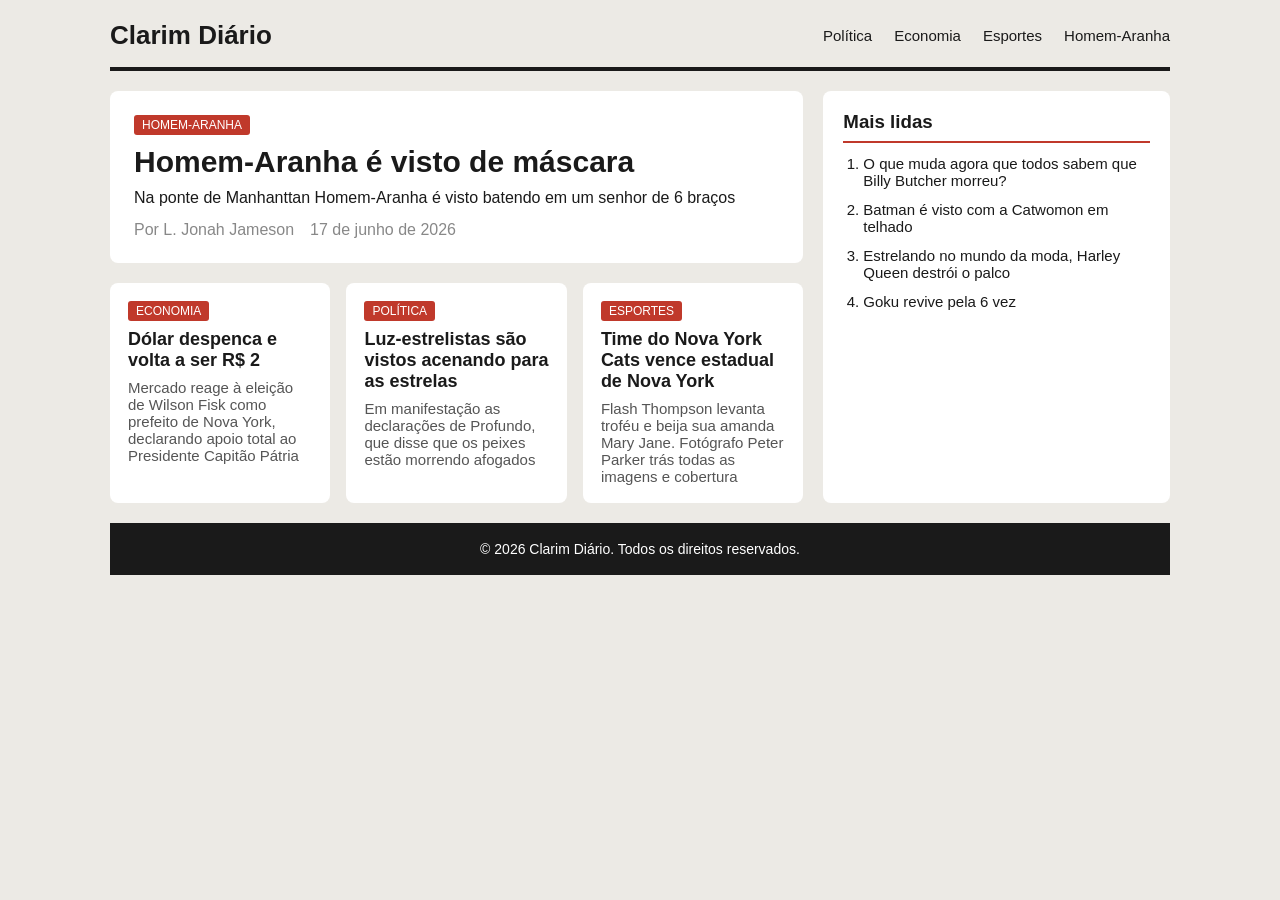
<file: index.html>
<!doctype html>
<html lang="pt-br">
  <head>
    <meta charset="UTF-8" />
    <meta name="viewport" content="width=device-width, initial-scale=1.0" />
    <title>Clarim Diário</title>
    <link rel="stylesheet" href="estilos.css" />
  </head>
  <body>
    <header class="cabecalho">
      <div class="logo">Clarim Diário</div>
      <nav class="navegacao">
        <a href="#">Política</a>
        <a href="#">Economia</a>
        <a href="#">Esportes</a>
        <a href="#">Homem-Aranha</a>
      </nav>
    </header>
    <main class="principal">
      <article class="destaque">
        <span class="categoria">Homem-Aranha</span>
        <h1>Homem-Aranha é visto de máscara</h1>
        <p>
          Na ponte de Manhanttan Homem-Aranha é visto batendo em um senhor de 6
          braços
        </p>
        <div class="meta">
          <span>Por L. Jonah Jameson</span>
          <span>17 de junho de 2026</span>
        </div>
      </article>
      <section class="grade-noticias">
        <article class="cartao">
          <span class="categoria">Economia</span>
          <h2>Dólar despenca e volta a ser R$ 2</h2>
          <p>
            Mercado reage à eleição de Wilson Fisk como prefeito de Nova York,
            declarando apoio total ao Presidente Capitão Pátria
          </p>
        </article>

        <article class="cartao">
          <span class="categoria">Política</span>
          <h2>Luz-estrelistas são vistos acenando para as estrelas</h2>
          <p>
            Em manifestação as declarações de Profundo, que disse que os peixes
            estão morrendo afogados
          </p>
        </article>

        <article class="cartao">
          <span class="categoria">Esportes</span>
          <h2>Time do Nova York Cats vence estadual de Nova York</h2>
          <p>
            Flash Thompson levanta troféu e beija sua amanda Mary Jane.
            Fotógrafo Peter Parker trás todas as imagens e cobertura
          </p>
        </article>
      </section>
    </main>
    <aside class="menu-lateral">
        <h3>Mais lidas</h3>
        <ol>
            <li>O que muda agora que todos sabem que Billy Butcher morreu?</li>
            <li>Batman é visto com a Catwomon em telhado</li>
            <li>Estrelando no mundo da moda, Harley Queen destrói o palco</li>
            <li>Goku revive pela 6 vez</li>
        </ol>
    </aside>
    <footer class="rodape">
        <p>&copy 2026 Clarim Diário. Todos os direitos reservados.</p>
    </footer>
  </body>
</html>
</file>
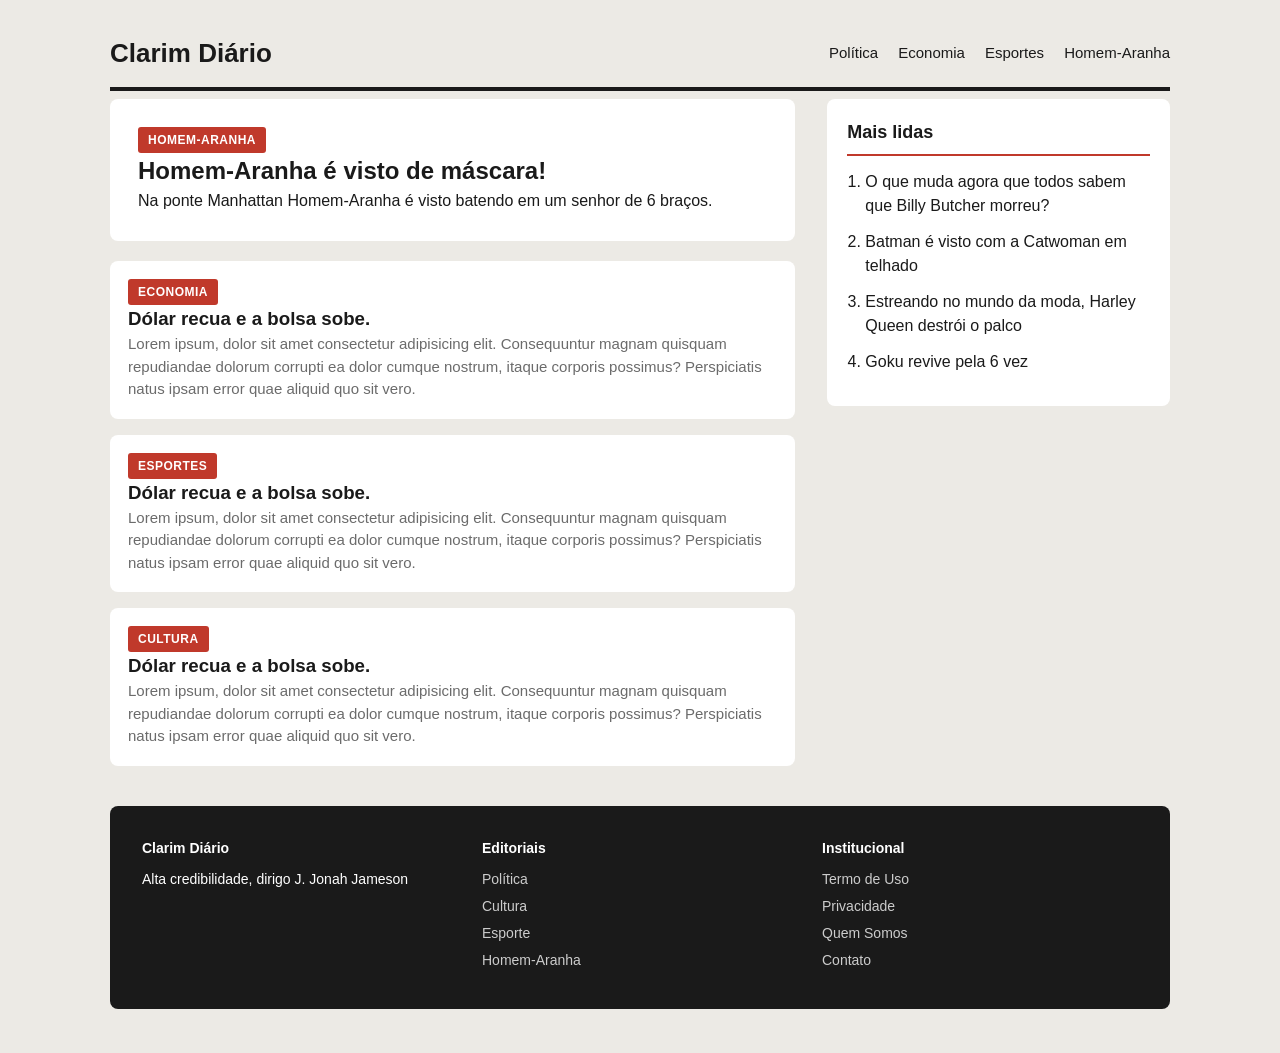
<file: pages/index.html>
<!doctype html>
<html lang="pt-br">
  <head>
    <meta charset="UTF-8" />
    <meta name="viewport" content="width=device-width, initial-scale=1.0" />
    <title>Clarim Diário</title>
    <link rel="stylesheet" href="../css/main.css" defer/>
    <script src="../js/components/site-header.js" defer></script>
    <script src="../js/components/site-footer.js" defer></script>
    <script src="../js/components/news-card.js" defer></script>
  </head>
  <body>
    <site-header></site-header>
     <div class="conteudo">
    <main class="principal">
        <article class="cartao card--destaque">
          <span class="categoria">Homem-Aranha</span>
          <h1 class="card__titulo">Homem-Aranha é visto de máscara!</h1>
          <p class="card__resumo">
            Na ponte Manhattan Homem-Aranha é visto batendo em um senhor de 6
            braços.
          </p>
        </article>

        <section class="grade-noticias">
          <news-card
            categoria="Economia"
            titulo="Dólar recua e a bolsa sobe."
            resumo="Lorem ipsum, dolor sit amet consectetur adipisicing elit. Consequuntur magnam quisquam repudiandae dolorum corrupti ea dolor cumque nostrum, itaque corporis possimus? Perspiciatis natus ipsam error quae aliquid quo sit vero."
          ></news-card>

          <news-card
            categoria="Esportes"
            titulo="Dólar recua e a bolsa sobe."
            resumo="Lorem ipsum, dolor sit amet consectetur adipisicing elit. Consequuntur magnam quisquam repudiandae dolorum corrupti ea dolor cumque nostrum, itaque corporis possimus? Perspiciatis natus ipsam error quae aliquid quo sit vero."
          ></news-card>

          <news-card
            categoria="Cultura"
            titulo="Dólar recua e a bolsa sobe."
            resumo="Lorem ipsum, dolor sit amet consectetur adipisicing elit. Consequuntur magnam quisquam repudiandae dolorum corrupti ea dolor cumque nostrum, itaque corporis possimus? Perspiciatis natus ipsam error quae aliquid quo sit vero."
          ></news-card>
        </section>
      </main>

      <aside class="menu-lateral">
        <div class="caixa">
          <h3>Mais lidas</h3>
          <ol>
            <li>O que muda agora que todos sabem que Billy Butcher morreu?</li>
            <li>Batman é visto com a Catwoman em telhado</li>
            <li>Estreando no mundo da moda, Harley Queen destrói o palco</li>
            <li>Goku revive pela 6 vez</li>
          </ol>
        </div>
      </aside>
    </div>
   
    <site-footer></site-footer>
  </body>
</html>
</file>
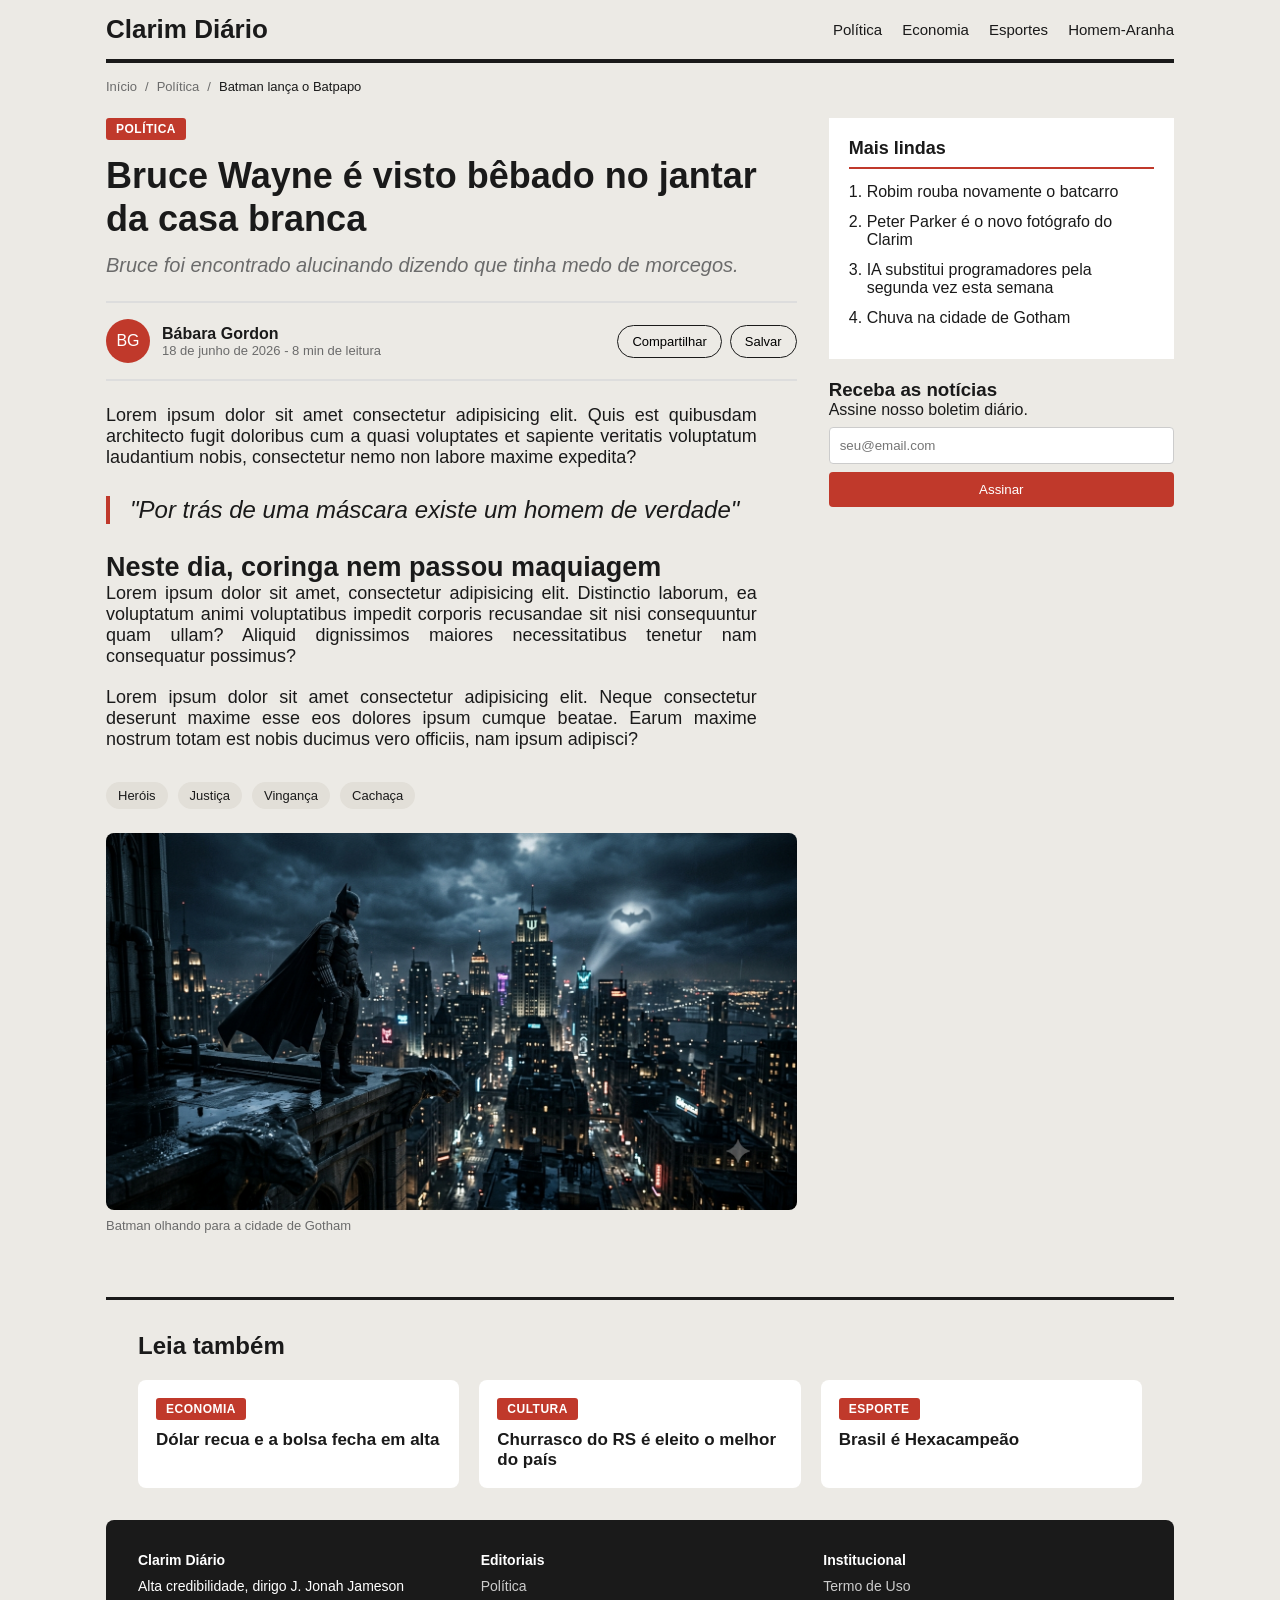
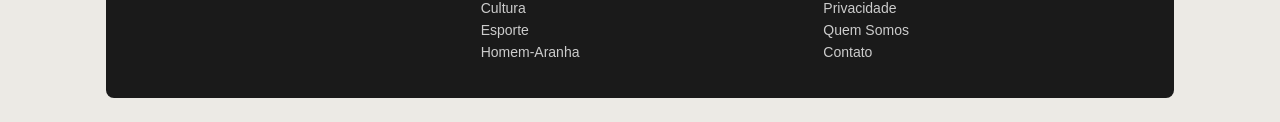
<file: materia.html>
<!doctype html>
<html lang="pt-BR">
  <head>
    <meta charset="UTF-8" />
    <meta name="viewport" content="width=device-width, initial-scale=1.0" />
    <title>Reforma é aprovada - Clarim Diário</title>
    <link rel="stylesheet" href="materia.css" />
  </head>
  <body>

    <header class="cabecalho">
        <a href="index.html" class="logo">Clarim Diário</a>
        <nav class="navegacao">
            <a href="#">Política</a>
            <a href="#">Economia</a>
            <a href="#">Esportes</a>
            <a href="#">Homem-Aranha</a>
        </nav>
    </header>

    <nav class="trilha">
        <a href="index.html">Início</a>
        <span>/</span>
        <a href="index.html">Política</a>
        <span>/</span>
        <span class="atual">Batman lança o Batpapo</span>

    </nav>

    <div class="conteudo">
      <article class="materia">
        <span class="categoria">Política</span>
        <h1>Bruce Wayne é visto bêbado no jantar da casa branca</h1>
        <p class="linha-fina">Bruce foi encontrado alucinando dizendo que tinha medo de morcegos.</p>
        <div class="autor">
            <div class="avatar">BG</div>
            <div>
                <strong>Bábara Gordon</strong>
                <span class="data">18 de junho de 2026 - 8 min de leitura</span>
            </div>
            <div class="compartilhar">
                <button>Compartilhar</button>
                <button>Salvar</button>
            </div>
        </div>

        <div class="texto">
            <p>
                Lorem ipsum dolor sit amet consectetur adipisicing elit. Quis est quibusdam architecto fugit doloribus cum a quasi voluptates et sapiente veritatis voluptatum laudantium nobis, consectetur nemo non labore maxime expedita?
            </p>
            <blockquote>"Por trás de uma máscara existe um homem de verdade"</blockquote>
            <h2>Neste dia, coringa nem passou maquiagem</h2>
            <p>Lorem ipsum dolor sit amet, consectetur adipisicing elit. Distinctio laborum, ea voluptatum animi voluptatibus impedit corporis recusandae sit nisi consequuntur quam ullam? Aliquid dignissimos maiores necessitatibus tenetur nam consequatur possimus?</p>

            <p>Lorem ipsum dolor sit amet consectetur adipisicing elit. Neque consectetur deserunt maxime esse eos dolores ipsum cumque beatae. Earum maxime nostrum totam est nobis ducimus vero officiis, nam ipsum adipisci?</p>
        </div>

        <div class="tags">
        <a href="#">Heróis</a>
        <a href="#">Justiça</a>
        <a href="#">Vingança</a>
        <a href="#">Cachaça</a>
      </div>
      
      <figure class="imagem-destaque">
        <img src="batman.png" alt="batman no alto do prédio">
        <figcaption>Batman olhando para a cidade de Gotham</figcaption>
      </figure>
      </article>
      
      <aside class="menu-lateral">
        <div class="caixa">
            <h3>Mais lindas</h3>
            <ol>
                <li>Robim rouba novamente o batcarro</li>
                <li>Peter Parker é o novo fotógrafo do Clarim</li>
                <li>IA substitui programadores pela segunda vez esta semana</li>
                <li>Chuva na cidade de Gotham</li>
            </ol>
        </div>
        <div class="newsletter">
            <h3>Receba as notícias</h3>
            <p>Assine nosso boletim diário.</p>
            <input type="email" placeholder="seu@email.com">
            <button>Assinar</button>
        </div>
      </aside>
    </div>
    <section class="relacionados">
        <h2>Leia também</h2>
        <div class="grade">
            <article class="cartao">
                <span class="categoria">Economia</span>
                <h3>Dólar recua e a bolsa fecha em alta</h3>
            </article>

            <article class="cartao">
                <span class="categoria">Cultura</span>
                <h3>Churrasco do RS é eleito o melhor do país</h3>
            </article>

            <article class="cartao">
                <span class="categoria">Esporte</span>
                <h3>Brasil é Hexacampeão</h3>
            </article>
            
        </div>
    </section>
    <footer class="rodape">
        <div class="coluna">
            <h4><strong>Clarim Diário</strong></h4>
            <p>Alta credibilidade, dirigo J. Jonah Jameson</p>
        </div>
        <div class="coluna">
            <h4>Editoriais</h4>
            <a href="#">Política</a>
            <a href="#">Cultura</a>
            <a href="#">Esporte</a>
            <a href="#">Homem-Aranha</a>
        </div>
        <div class="coluna">
            <h4>Institucional</h4>
            <a href="#"> Termo de Uso</a>
            <a href="#">Privacidade</a>
            <a href="#">Quem Somos</a>
            <a href="#">Contato</a>
        </div>
    </footer>
  </body>
</html>
</file>
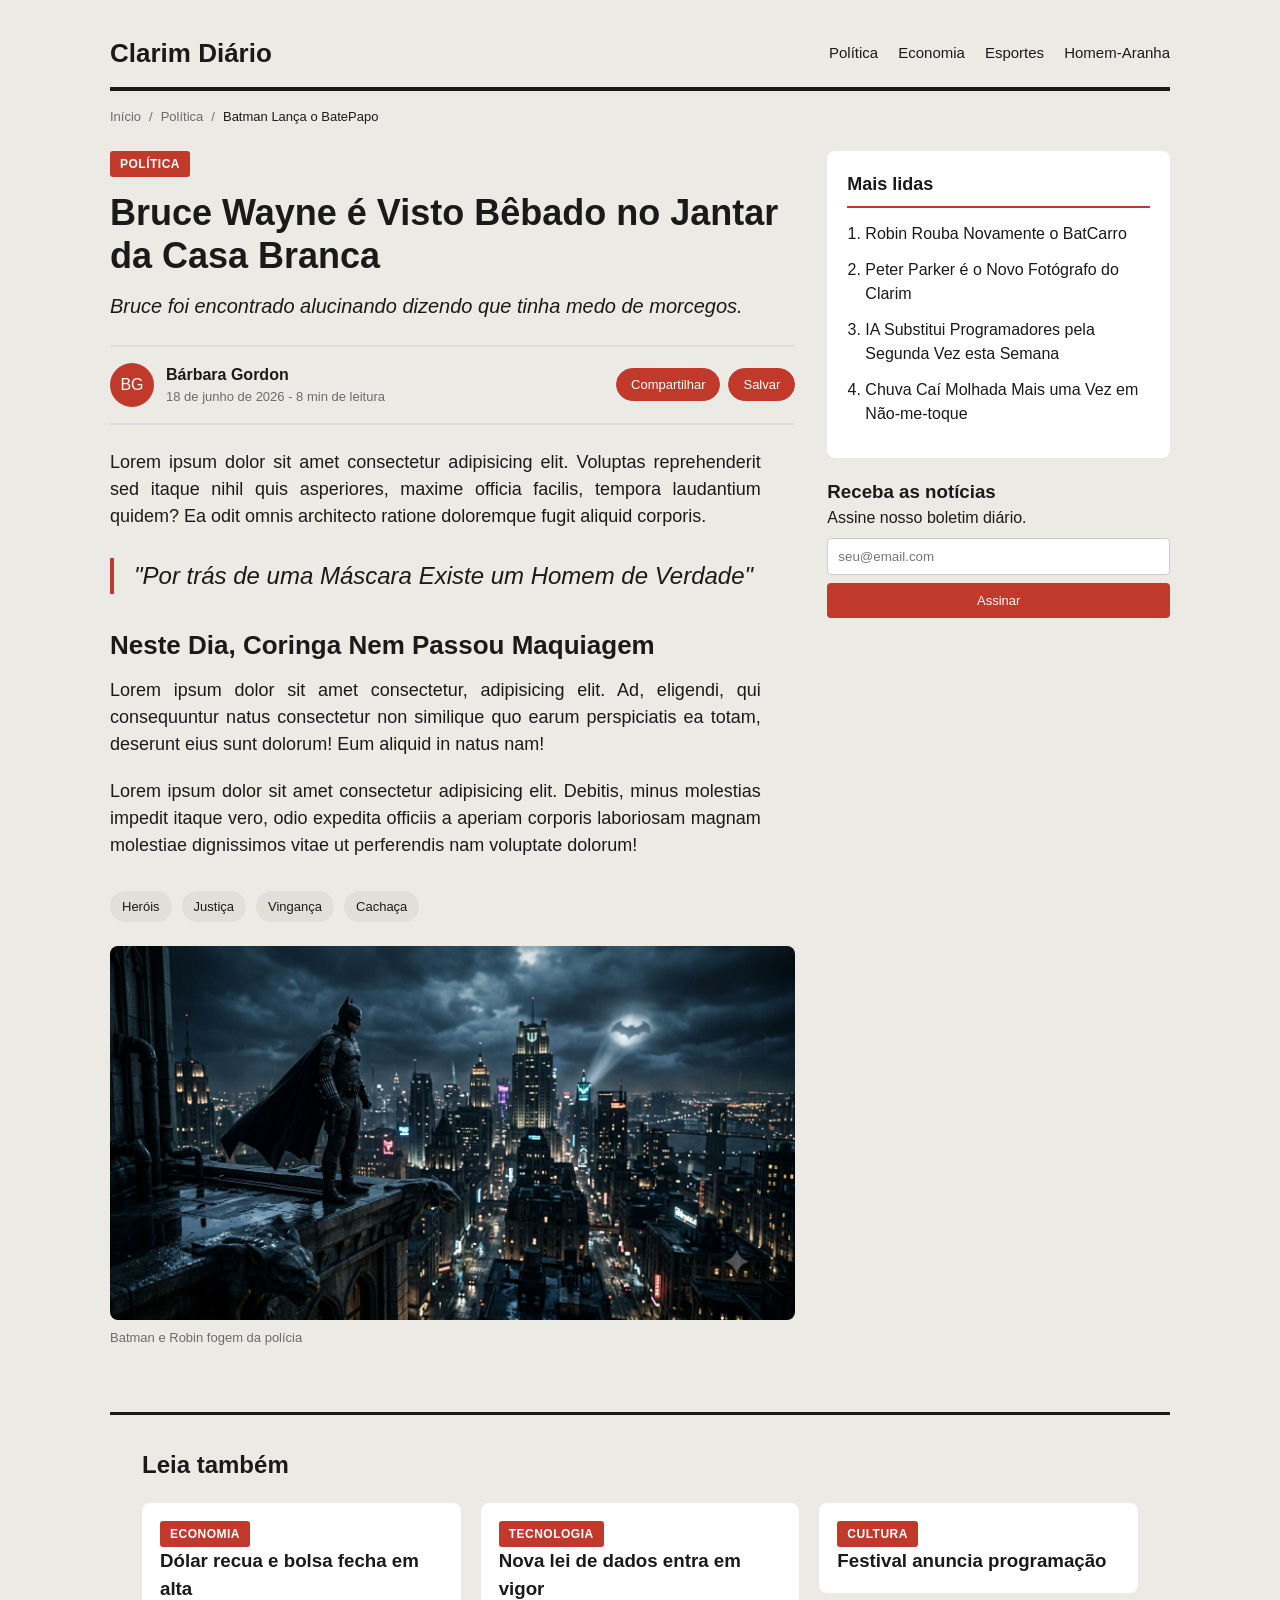
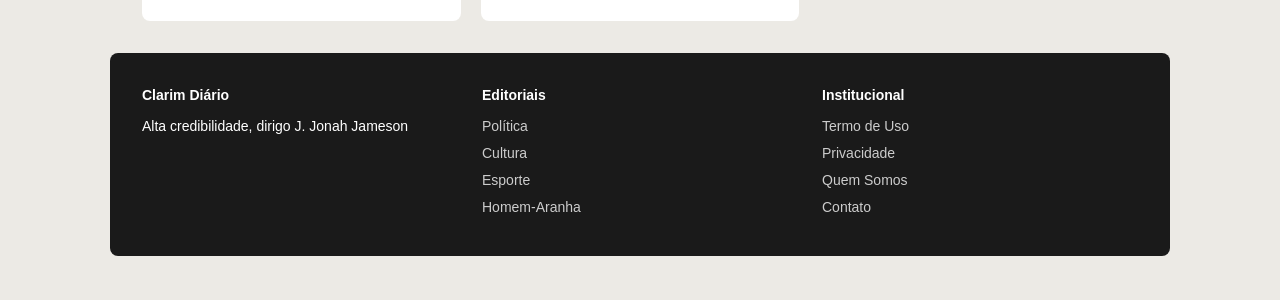
<file: pages/materia.html>
<!doctype html>
<html lang="pt-BR">
  <head>
    <meta charset="UTF-8" />
    <meta name="viewport" content="width=device-width, initial-scale=1.0" />
    <title>Batman lança o Batpapo - Clarim Diário</title>
    <link rel="stylesheet" href="../css/main.css" />
    <script src="../js/components/site-header.js"></script>
    <script src="../js/components/news-card.js"></script>
    <script src="../js/components/site-footer.js"></script>
  </head>
  <body>
    <site-header></site-header>

    <nav class="trilha">
      <a href="index.html">Início</a>
      <span>/</span>
      <a href="#">Política</a>
      <span>/</span>
      <span class="atual">Batman Lança o BatePapo</span>
    </nav>

    <div class="conteudo">
      <article class="materia">
        <span class="categoria">Política</span>
        <h1>Bruce Wayne é Visto Bêbado no Jantar da Casa Branca</h1>
        <p class="linha-fina">
          Bruce foi encontrado alucinando dizendo que tinha medo de morcegos.
        </p>

        <div class="autor">
          <div class="avatar">BG</div>
          <div>
            <strong>Bárbara Gordon</strong>
            <span class="data">18 de junho de 2026 - 8 min de leitura</span>
          </div>
          <div class="compartilhar">
            <button class="btn btn--primary">Compartilhar</button>
            <button class="btn btn--primary">Salvar</button>
          </div>
        </div>

        <div class="texto">
          <p>
            Lorem ipsum dolor sit amet consectetur adipisicing elit. Voluptas
            reprehenderit sed itaque nihil quis asperiores, maxime officia
            facilis, tempora laudantium quidem? Ea odit omnis architecto ratione
            doloremque fugit aliquid corporis.
          </p>

          <blockquote>
            "Por trás de uma Máscara Existe um Homem de Verdade"
          </blockquote>

          <h2>Neste Dia, Coringa Nem Passou Maquiagem</h2>

          <p>
            Lorem ipsum dolor sit amet consectetur, adipisicing elit. Ad,
            eligendi, qui consequuntur natus consectetur non similique quo earum
            perspiciatis ea totam, deserunt eius sunt dolorum! Eum aliquid in
            natus nam!
          </p>

          <p>
            Lorem ipsum dolor sit amet consectetur adipisicing elit. Debitis,
            minus molestias impedit itaque vero, odio expedita officiis a
            aperiam corporis laboriosam magnam molestiae dignissimos vitae ut
            perferendis nam voluptate dolorum!
          </p>
        </div>
        <div class="tags tag">
          <a href="#" class="tag">Heróis</a>
          <a href="#" class="tag">Justiça</a>
          <a href="#" class="tag">Vingança</a>
          <a href="#" class="tag">Cachaça</a>
        </div>

        <figure class="imagem-destaque">
          <img
            src="../assets/batman.png"
            alt="Homens Fugindo Fantasiados"
          />

          <figcaption>Batman e Robin fogem da polícia</figcaption>
        </figure>
      </article>

      <aside class="menu-lateral">
        <div class="caixa">
          <h3>Mais lidas</h3>
          <ol>
            <li>Robin Rouba Novamente o BatCarro</li>
            <li>Peter Parker é o Novo Fotógrafo do Clarim</li>
            <li>IA Substitui Programadores pela Segunda Vez esta Semana</li>
            <li>Chuva Caí Molhada Mais uma Vez em Não-me-toque</li>
          </ol>
        </div>

        <div class="caixa-newsletter">
          <h3>Receba as notícias</h3>
          <p>Assine nosso boletim diário.</p>
          <input type="email" placeholder="seu@email.com" />
          <button class="btn btn--primary">Assinar</button>
        </div>
      </aside>
    </div>

    <section class="relacionados">
      <h2>Leia também</h2>
      <div class="grade">
        <news-card
          categoria="Economia"
          titulo="Dólar recua e bolsa fecha em alta"
        ></news-card>
        <news-card
          categoria="Tecnologia"
          titulo="Nova lei de dados entra em vigor"
        ></news-card>
        <news-card
          categoria="Cultura"
          titulo="Festival anuncia programação"
        ></news-card>
      </div>
    </section>
    <site-footer></site-footer>
  </body>
</html>
</file>
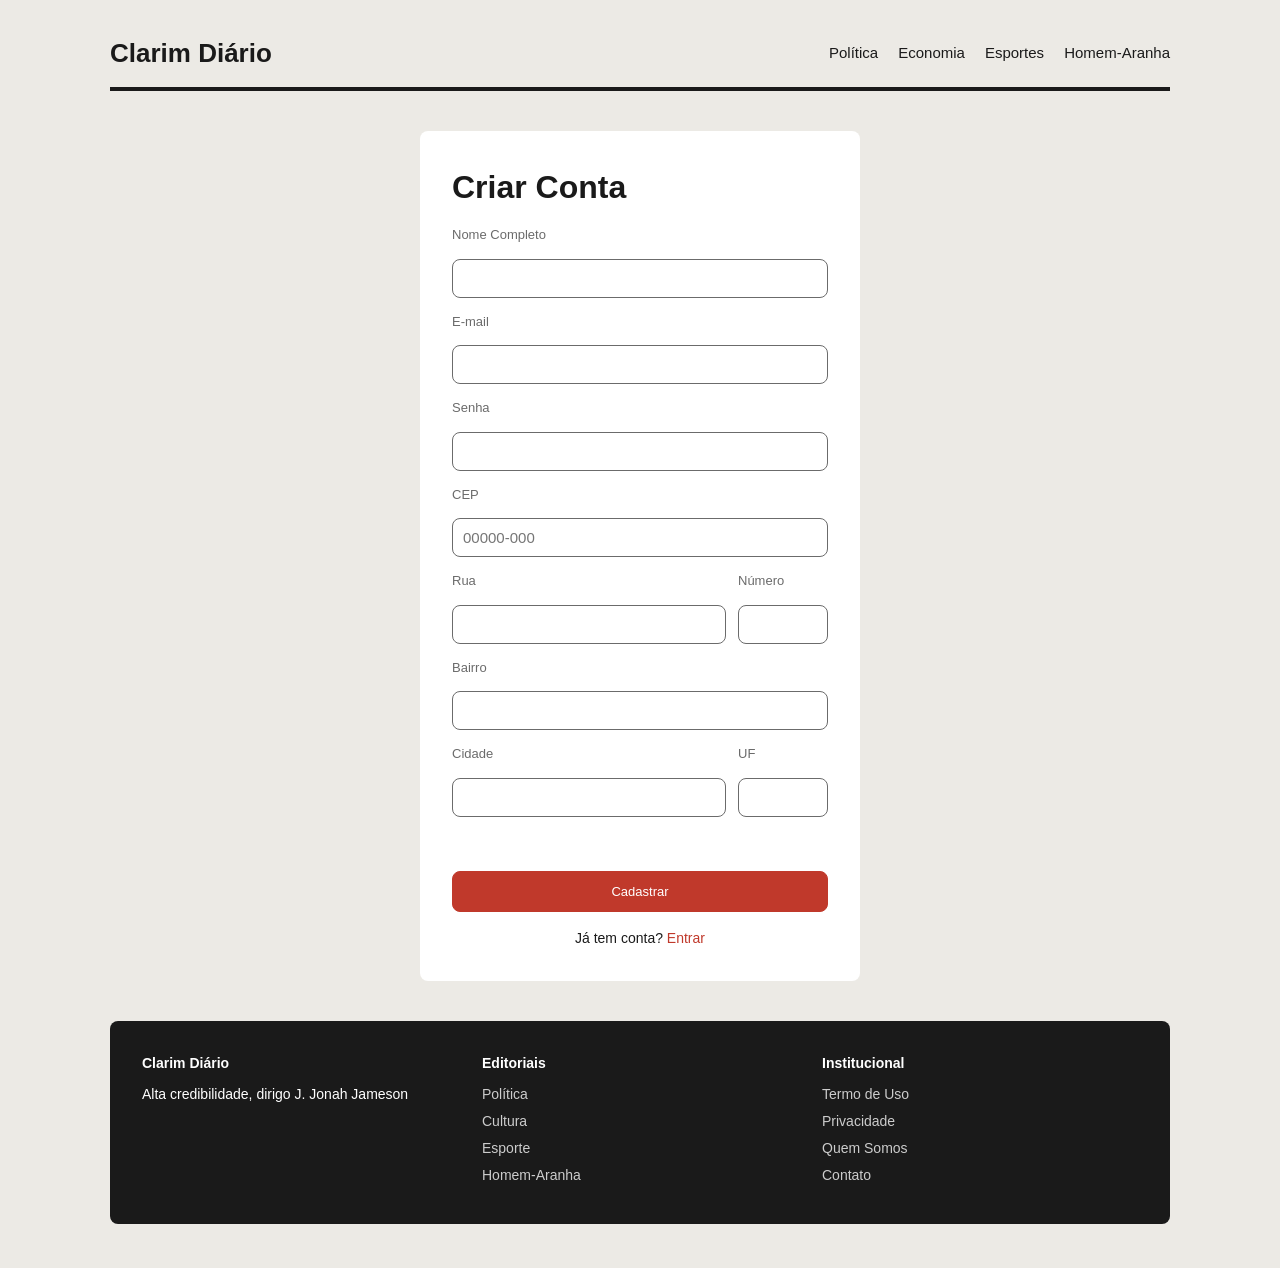
<file: js/pages/cadastro.html>
<!doctype html>
<html lang="pt-BR">
  <head>
    <meta charset="UTF-8" />
    <meta name="viewport" content="width=device-width, initial-scale=1.0" />
    <title>Cadastro - Clarim diário</title>
    <link rel="stylesheet" href="../../css/main.css" />
    <script src="/js/components/site-header.js" defer></script>
    <script src="/js/components/site-footer.js" defer></script>
    <script type="module" src="cadastro.js"></script>
  </head>
  <body>
    <site-header></site-header>
    <main class="auth">
      <form id="form-cadastro" class="formulario">
        <h1>Criar Conta</h1>
        <label for="nome">Nome Completo</label>
        <input type="text" id="nome" required />

        <label for="email">E-mail</label>
        <input type="email" id="email" required />

        <label for="senha">Senha</label>
        <input type="password" id="senha" required />

        <label for="cep">CEP</label>
        <input type="text" id="cep" placeholder="00000-000" />

        <div class="linha">
          <div class="campo-largo">
            <label for="logradouro">Rua</label>
            <input type="text" id="logradouro" />
          </div>

          <div class="campo-curto">
            <label for="numero">Número</label>
            <input type="text" id="numero" />
          </div>
        </div>

        <div class="campo-largo">
          <label for="bairro">Bairro</label>
          <input type="text" id="bairro" />
        </div>

        <div class="linha">
          <div class="campo-largo">
            <label for="cidade">Cidade</label>
            <input type="text" id="cidade" />
          </div>

          <div class="campo-curto">
            <label for="uf">UF</label>
            <input type="text" id="uf" maxlength="2" />
          </div>
        </div>

        <p id="aviso" class="aviso"></p>
        <button type="submit" class="btn btn--primary">Cadastrar</button>

        <p class="rodape-form">Já tem conta? <a href="login.html">Entrar</a></p>
      </form>
    </main>
    <site-footer></site-footer>
  </body>
</html>
</file>
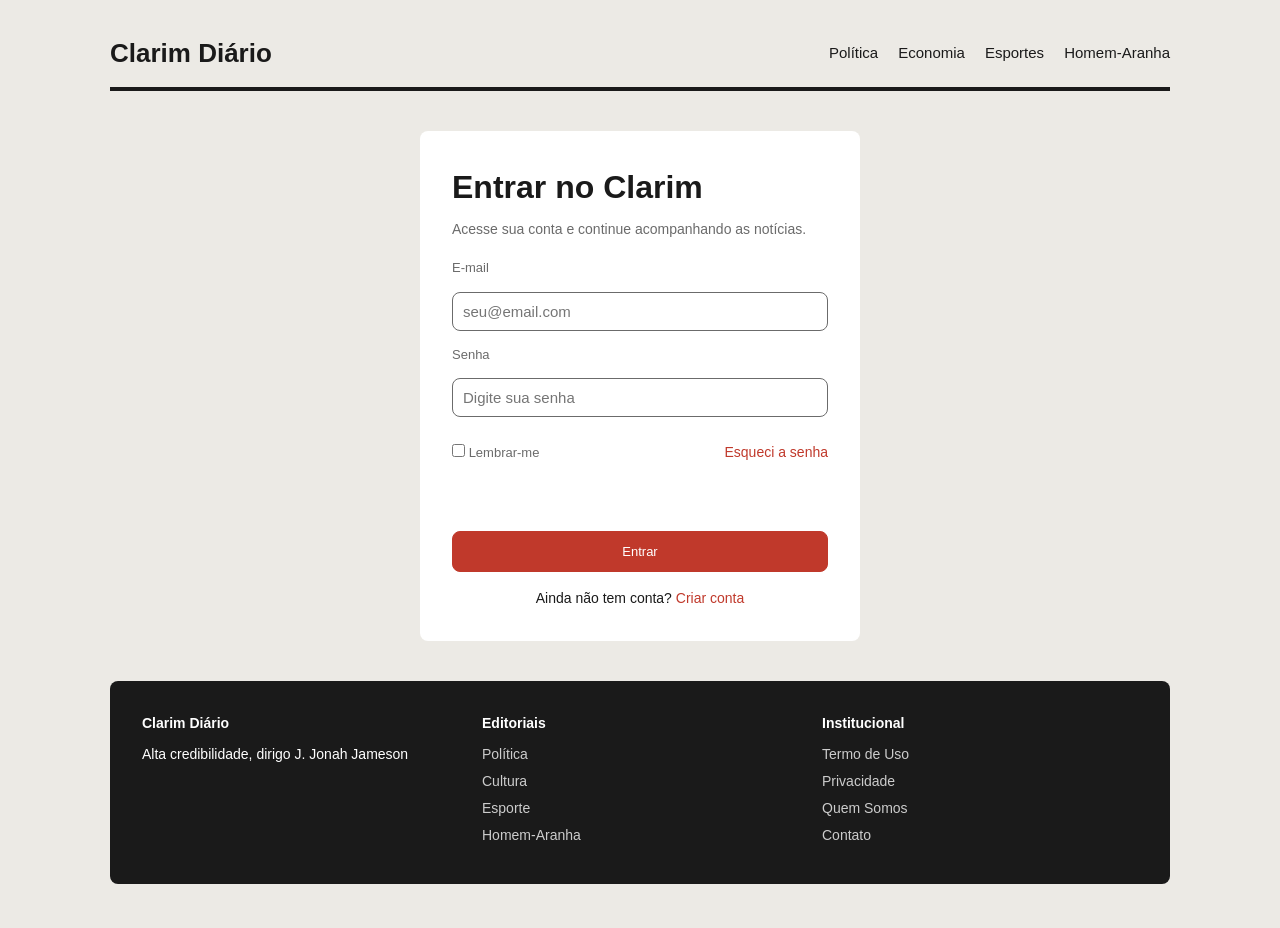
<file: js/pages/login.html>
<!doctype html>
<html lang="pt-BR">
  <head>
    <meta charset="UTF-8" />
    <meta name="viewport" content="width=device-width, initial-scale=1.0" />
    <title>Login - Clarim diário</title>
    <link rel="stylesheet" href="../../css/main.css" />
    <script src="/js/components/site-header.js" defer></script>
    <script src="/js/components/site-footer.js" defer></script>
    <script type="module" src="login.js"></script>
  </head>
  <body>
    <site-header></site-header>

    <main class="auth">
      <form id="form-login" class="formulario" novalidate>
        <h1>Entrar no Clarim</h1>
        <p class="subtitulo">
          Acesse sua conta e continue acompanhando as notícias.
        </p>

        <label for="email">E-mail</label>
        <input
          type="email"
          id="email"
          name="email"
          placeholder="seu@email.com"
          required
        />

        <label for="senha">Senha</label>
        <div class="campo-senha">
          <input
            type="password"
            id="senha"
            name="senha"
            placeholder="Digite sua senha"
            required
          />

          <!-- <button
            type="button"
            class="btn btn--ghost btn--icon"
            id="toggle-senha"
          >
            Mostrar
          </button> -->
        </div>

        <div class="linha linha--between">
          <label class="checkbox" for="lembrar">
            <input type="checkbox" id="lembrar" />
            <span>Lembrar-me</span>
          </label>

          <a class="link" href="#">Esqueci a senha</a>
        </div>

        <p id="aviso" class="aviso" role="status" aria-live="polite"></p>

        <button type="submit" class="btn btn--primary">Entrar</button>

        <p class="rodape-form">
          Ainda não tem conta?
          <a href="cadastro.html">Criar conta</a>
        </p>
      </form>
    </main>

    <site-footer></site-footer>
  </body>
</html>
</file>
<file: estilos.css>
* {
    margin: 0;
    box-sizing: border-box;
    padding: 0;
}

body {
    font-family: "Trebuchet MS", sans-serif;
    color: #1a1a1a;
    background-color: #eceae5;
    display: grid;
    grid-template-columns: 2fr 1fr;
    grid-template-areas:
    "cabecalho cabecalho"
    "principal menu-lateral"
    "rodape rodape";
    gap: 20px;
    max-width: 1100px;
    margin: 0 auto;
    padding: 20px;
}


.cabecalho {
    grid-area: cabecalho;
}

.principal{
    grid-area: principal;
}

.menu-lateral {
    grid-area: menu-lateral;
}
.rodape {
    grid-area: rodape;
}

.cabecalho {
    border-bottom: 4px solid #1a1a1a;
    display: flex;
    justify-content: space-between;
    align-items: center;
    padding-bottom: 16px;
}

.logo {
    font-size: 26px;
    font-weight: bold;
}

.navegacao {
    display: flex;
    gap: 22px;
}

.navegacao a {
    text-decoration: none;
    color: #1a1a1a;
    font-family: Arial, Helvetica, sans-serif;
    font-size: 15px;
}

.navegacao a:hover {
    color: #c0392b;
}

.destaque {
   background-color: #ffffff; 
   padding: 24px;
   border-radius: 8px;
}

.destaque h1 {
    font-size:30px;
    margin: 10px 0;
}

.resumo {
    color: #555;
    font-size: 17px;
}

.categoria {
    display: inline-block;
    background-color: #c0392b;
    color: #ffffff;
    font-family: Arial, Helvetica, sans-serif;
    font-size: 12px;
    text-transform: uppercase;
    padding: 3px 8px;
    border-radius: 3px;
}

.meta {
    display: flex;
    gap: 16px;
    margin-top: 14px;
    font-family: Arial, Helvetica, sans-serif;
    color: #888;
}

/* Grid de Notícias */


.grade-noticias {
    display: grid;
    grid-template-columns: repeat(auto-fit, minmax(220px, 1fr));
    gap: 16px;
    margin-top: 20px;
}

.cartao {
    background-color: #ffffff;
    padding: 18px;
    border-radius: 8px;
}

.cartao h2 {
    font-size: 18px;
    margin: 8px 0;
}

.cartao p {
    font-size: 15px;
    color: #555;
}

/* Barra lateral */

.menu-lateral {
    background-color: #ffffff;
    padding: 20px;
    border-radius: 8px;
}

.menu-lateral h3 {
    border-bottom: 2px solid #c0392b;
    padding-bottom: 8px;
    margin-bottom: 12px;
}

.menu-lateral ol {
    padding-left: 20px;
}

.menu-lateral li {
    margin-bottom: 12px;
    font-size: 15px;
}

.menu-lateral li:hover {
    color: #c0392b;
    cursor: pointer;
}

.rodape {
    background-color: #1a1a1a;
    color: #ffffff;
    text-align: center;
    padding: 18px;
    bordr-radius: 8px;
    font-family: Arial, Helvetica, sans-serif;
    font-size: 14px;
}

@media (max-width: 768px) {
   body {
    grid-template-columns: 1fr;
    grid-template-areas:
    "cabecalho"
    "principal"
    "menu-lateral"
    "rodape";
    padding: 10px;
   }

   .cabecalho {
    flex-direction: column;
    gap: 12px;
   }
}
</file>
<file: css/main.css>
@import "./base/variables.css";
@import "./base/reset.css";

@import "./layout/header.css";
@import "./layout/footer.css";
@import "./layout/grid.css";

@import "./components/button.css";
@import "./components/card.css";
@import "./components/tags.css";
@import "./components/box.css";
@import "./components/form.css";


@import "materia.css";
</file>
<file: materia.css>
:root {
  --color-destaque: #c0392b;
  --color-texto: #1a1a1a;
  --color-suave: #6b6b6b;
  --color-fundo: #eceae5;
  --fonte-corpo: "Trebuchet MS", sans-serif;
  --fonte-ui: "Arial", sans-serif;
  --raio: 8px;
  --color-card: #ffffff;
}

* {
  margin: 0;
  padding: 0;
  box-sizing: border-box;
}

body {
  font-family: var(--fonte-corpo);
  color: var(--color-texto);
  background-color: var(--color-fundo);
  max-width: 1100px;
  margin: 0 auto;
  padding: 0 16px;
}

.cabecalho {
  display: flex;
  justify-content: space-between;
  align-items: center;
  padding: 14px 0;
  border-bottom: 4px solid var(--color-texto);
  background-color: var(--color-fundo);
  position: sticky;
  top: 0;
  z-index: 10;
}

.logo {
  font-size: 26px;
  font-weight: bold;
  color: var(--color-texto);
  text-decoration: none;
}

.navegacao {
  display: flex;
  gap: 20px;
}

.navegacao a {
  font-family: var(--fonte-ui);
  font-size: 15px;
  color: var(--color-texto);
  text-decoration: none;
}

.navegacao a:hover {
  color: var(--color-destaque);
}

/* trilha de navegação */

.trilha {
  display: flex;
  gap: 8px;
  align-items: center;
  font-family: var(--fonte-ui);
  font-size: 13px;
  color: var(--color-suave);
  padding: 16px 0;
}

.trilha a {
  color: var(--color-suave);
  text-decoration: none;
}

.trilha a:hover {
  color: var(--color-destaque);
}

.trilha .atual {
  color: var(--color-texto);
}

/* notícias principal */

.conteudo {
  display: grid;
  grid-template-columns: 2fr 1fr;
  gap: 32px;
  align-items: start;
  padding: 8px 0 40px;
}

.categoria {
  display: inline-block;
  background-color: var(--color-destaque);
  color: #ffffff;
  font-family: var(--fonte-ui);
  font-size: 12px;
  text-transform: uppercase;
  padding: 4px 10px;
  letter-spacing: 0.5px;
  border-radius: 3px;
  font-weight: bold;
}

.materia h1 {
  font-size: 36px;
  line-height: 1.2;
  margin: 14px 0;
}

.linha-fina {
  font-size: 20px;
  color: var(--color-suave);
  font-style: italic;
}

.autor {
  display: flex;
  align-items: center;
  gap: 12px;
  margin: 24px 0;
  padding: 16px 0;
  border-top: 2px solid #ddd;
  border-bottom: 2px solid #ddd;
}

.avatar {
  width: 44px;
  height: 44px;
  border-radius: 50%;
  background-color: var(--color-destaque);
  color: #ffffff;
  font-family: var(--fonte-ui);
  display: flex;
  justify-content: center;
  align-items: center;
}

.autor .data {
  display: block;
  font-family: var(--fonte-ui);
  font-size: 13px;
  color: var(--color-suave);
}

.compartilhar {
  margin-left: auto;
  display: flex;
  gap: 8px;
}

.compartilhar button {
  font-family: var(--fonte-ui);
  font-size: 13px;
  padding: 8px 14px;
  border: 1px solid var(--color-texto);
  background: none;
  border-radius: 20px;
  cursor: pointer;
}

.compartilhar button:hover {
  background-color: var(--color-destaque);
  color: #ffffff;
  border: none;
}

.imagem-destaque {
  margin: 24px 0;
}

.imagem-destaque img {
  width: 100%;
  border-radius: var(--raio);
  display: block;
}

.imagem-destaque figcaption {
  font-family: var(--fonte-ui);
  font-size: 13px;
  color: var(--color-suave);
  margin-top: 8px;
}

.texto {
  max-width: 65ch;
  font-size: 18px;
  text-align: justify;
}

.texto p {
  margin-bottom: 20px;
}

.texto blockquote {
  border-left: 4px solid var(--color-destaque);
  border-radius: 0;
  padding-left: 20px;
  margin: 28px 0;
  font-size: 24px;
  font-style: italic;
}


.tags {
    display: flex;
    flex-wrap: wrap;
    gap: 10px;
    margin-top: 32px;
}

.tags a {
    font-family: var(--fonte-ui);
    font-size: 13px;
    background: #e2dfd8;
    color: var(--color-texto);
    padding: 6px 12px;
    text-decoration: none;
    border-radius: 16px;
}

.menu-lateral {
    position: sticky;
    top: 90px;
}

.caixa {
    background: var(--color-card);
    padding: 20px;
    margin-bottom: 20px;
}

.caixa h3 {
    font-size: 18px;
    border-bottom: 2px solid var(--color-destaque);
    padding-bottom: 8px;
    margin-bottom: 14px; 
}

.caixa ol {
  padding-left: 18px;
}

.caixa li {
  margin-bottom: 12px;
}

.newsletter input, .newsletter button {
  width: 100%;
  font-family: var(--font-ui);
  padding: 10px;
  margin-top: 8px;
  border-radius: 4px;
  border: 1px solid #ccc;
}

.newsletter button{
  background-color: var(--color-destaque);
  color: #ffffff;
  border: none;
  cursor: pointer;
}

/* postes relacionados */

.relacionados {
  border-top: 3px solid var(--color-texto);
  padding: 32px;
}

.relacionados h2 {
  font-size: 24px;
  margin-bottom: 20px;
}

.relacionados .grade {
  display: grid;
  grid-template-columns: repeat(auto-fit, minmax(220px, 1fr));
  gap: 20px
}

.cartao {
  background-color: var(--color-card);
  padding: 18px;
  border-radius: var(--raio)
}

.cartao h3 {
  font-size: 17px;
  margin-top: 10px;
}

/* rodapé */

.rodape {
  display: grid;
  grid-template-columns: repeat(3, 1fr);
  gap: 24px;
  background-color: var(--color-texto);
  color: #ffffff;
  padding: 32px;
  border-radius: var(--raio);
  margin-bottom: 24px;
  font-family: var(--font-ui);
  font-size: 14px;
}

.rodape h4 {
  margin-bottom: 10px;
}

.rodape a {
  display: block;
  color: #ccc;
  text-decoration: none;
  margin-bottom: 6px;
}

.rodape a:hover {
  color: #ffffff;
}


@media (max-width: 820px){
  .conteudo {
    grid-template-columns: 1fr;
  }

  .menu-lateral {
    position: static;
  }

  .materia h1 {
    font-size: 28px;
  }

  .rodape {
    grid-template-columns: 1fr;
  }

  .cabecalho {
    flex-direction: column;
    gap: 10px;
  }

}
</file>
